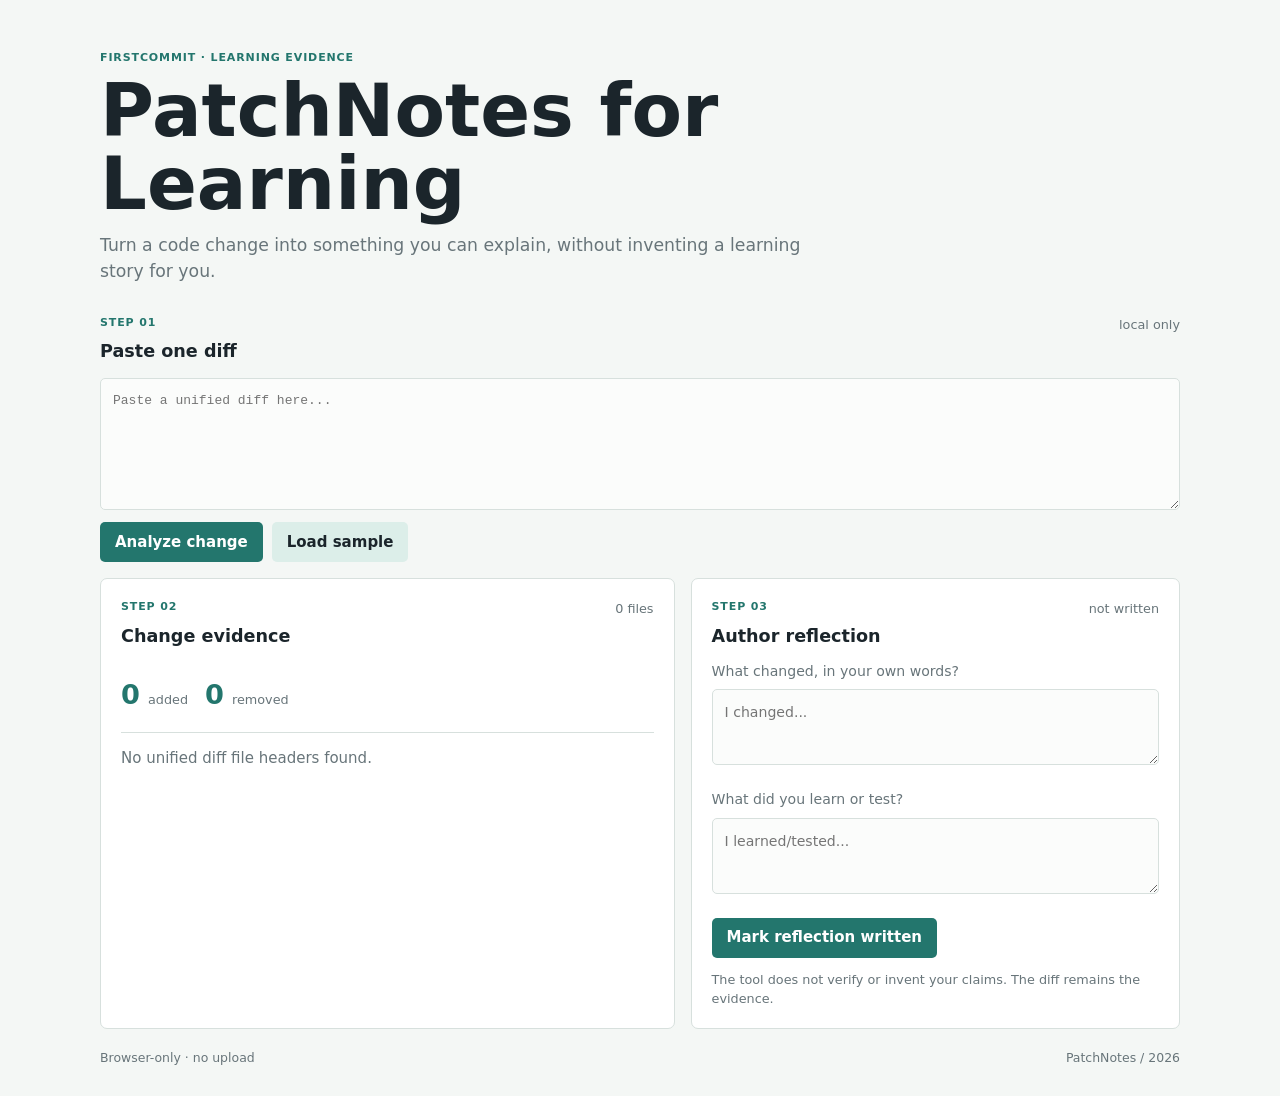
<file: index.html>
<!doctype html>
<html lang="en">
<head>
  <meta charset="utf-8">
  <meta name="viewport" content="width=device-width, initial-scale=1">
  <title>PatchNotes for Learning</title>
  <link rel="stylesheet" href="styles.css">
</head>
<body>
  <main class="shell">
    <header>
      <p class="eyebrow">FIRSTCOMMIT · LEARNING EVIDENCE</p>
      <h1>PatchNotes for Learning</h1>
      <p class="lede">Turn a code change into something you can explain, without inventing a learning story for you.</p>
    </header>
    <section class="input-panel">
      <div class="panel-title"><div><p class="eyebrow">STEP 01</p><h2>Paste one diff</h2></div><span>local only</span></div>
      <textarea id="diff" spellcheck="false" aria-label="Unified diff" placeholder="Paste a unified diff here..."></textarea>
      <div class="actions"><button id="analyze" type="button">Analyze change</button><button id="sample" type="button" class="secondary">Load sample</button></div>
    </section>
    <section class="dashboard" aria-live="polite">
      <article class="panel evidence"><div class="panel-title"><div><p class="eyebrow">STEP 02</p><h2>Change evidence</h2></div><span id="files-count">0 files</span></div><div class="stats"><strong id="added">0</strong><span>added</span><strong id="removed">0</strong><span>removed</span></div><div id="files" class="files"><p class="muted">Analyze a diff to see traceable evidence.</p></div></article>
      <article class="panel reflection"><div class="panel-title"><div><p class="eyebrow">STEP 03</p><h2>Author reflection</h2></div><span id="claim-state">not written</span></div><label>What changed, in your own words?<textarea id="change-note" placeholder="I changed..." ></textarea></label><label>What did you learn or test?<textarea id="learn-note" placeholder="I learned/tested..." ></textarea></label><button id="save" type="button">Mark reflection written</button><p class="muted note">The tool does not verify or invent your claims. The diff remains the evidence.</p></article>
    </section>
    <footer><span>Browser-only · no upload</span><span>PatchNotes / 2026</span></footer>
  </main>
  <script src="app.js"></script>
</body>
</html>
</file>
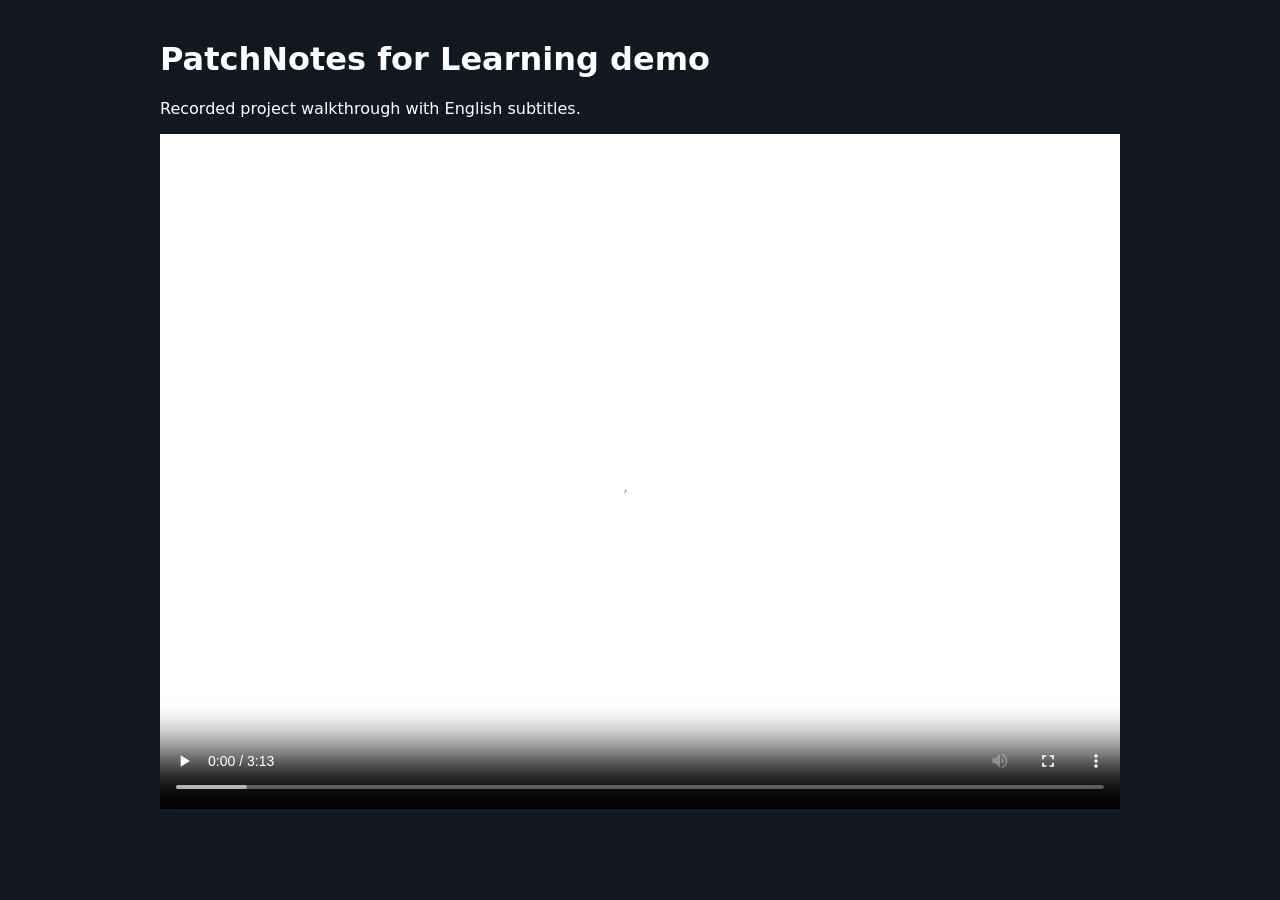
<file: demo-video.html>
<!doctype html>
<html lang="en">
<head><meta charset="utf-8"><meta name="viewport" content="width=device-width,initial-scale=1"><title>PatchNotes for Learning demo</title></head>
<body style="margin:0;background:#101820;color:#fff;font:16px system-ui,sans-serif"><main style="max-width:960px;margin:40px auto;padding:0 20px"><h1>PatchNotes for Learning demo</h1><p>Recorded project walkthrough with English subtitles.</p><video controls preload="metadata" width="100%" src="demo-video.webm"></video></main></body>
</html>
</file>
<file: styles.css>
:root { --ink:#1b252b; --muted:#68757a; --line:#d7e0dd; --paper:#f4f7f5; --panel:#fff; --green:#23766d; --green-soft:#dceee9; --orange:#b36c2b; }
* { box-sizing:border-box; }
body { margin:0; color:var(--ink); background:var(--paper); font:15px/1.5 system-ui,-apple-system,"Segoe UI",sans-serif; }
.shell { width:min(1080px,calc(100% - 36px)); margin:0 auto; padding:50px 0 28px; }
header { max-width:730px; margin-bottom:30px; }
.eyebrow { margin:0 0 7px; color:var(--green); font-size:11px; font-weight:800; letter-spacing:.08em; }
h1,h2,p { margin-top:0; } h1 { margin-bottom:12px; font-size:clamp(2.4rem,6vw,4.6rem); line-height:1; letter-spacing:0; } h2 { margin-bottom:0; font-size:1.1rem; letter-spacing:0; }
.lede { margin:0; color:var(--muted); font-size:1.08rem; }
.panel { padding:20px; border:1px solid var(--line); border-radius:7px; background:var(--panel); }
.input-panel { margin-bottom:16px; }
.panel-title { display:flex; align-items:start; justify-content:space-between; gap:14px; margin-bottom:14px; } .panel-title > span { color:var(--muted); font-size:.8rem; }
textarea { display:block; width:100%; min-height:132px; resize:vertical; padding:12px; border:1px solid var(--line); border-radius:5px; color:var(--ink); background:#fbfcfb; font:13px/1.5 ui-monospace,SFMono-Regular,Consolas,monospace; }
label { display:grid; gap:7px; color:var(--muted); font-size:.88rem; } label textarea { min-height:76px; margin-bottom:12px; font:inherit; }
.actions { display:flex; flex-wrap:wrap; gap:9px; margin-top:12px; } button { min-height:40px; padding:0 15px; border:0; border-radius:5px; color:#fff; background:var(--green); font:inherit; font-weight:700; cursor:pointer; } button:hover { filter:brightness(.9); } button.secondary { color:var(--ink); background:var(--green-soft); }
.dashboard { display:grid; grid-template-columns:1.08fr .92fr; gap:16px; } .stats { display:flex; align-items:baseline; gap:8px; padding:12px 0 16px; border-bottom:1px solid var(--line); } .stats strong { margin-left:9px; font-size:1.7rem; color:var(--green); } .stats strong:first-child { margin-left:0; } .stats span { color:var(--muted); font-size:.8rem; }
.files { display:grid; gap:9px; padding-top:14px; } .file { display:grid; gap:5px; padding:11px; border-left:3px solid var(--green-soft); background:#fafcfb; } .file strong { font:13px ui-monospace,SFMono-Regular,Consolas,monospace; overflow-wrap:anywhere; } .file span { color:var(--muted); font-size:.8rem; }
.reflection { display:grid; align-content:start; gap:12px; } .reflection .panel-title { margin-bottom:0; } .reflection button { justify-self:start; } .reflection .note { margin:0; font-size:.8rem; } .muted { color:var(--muted); }
footer { display:flex; justify-content:space-between; gap:12px; margin-top:20px; color:var(--muted); font-size:.78rem; }
@media (max-width:720px) { .shell { width:min(100% - 24px,620px); padding-top:32px; } .dashboard { grid-template-columns:1fr; } footer { flex-direction:column; } }
</file>
